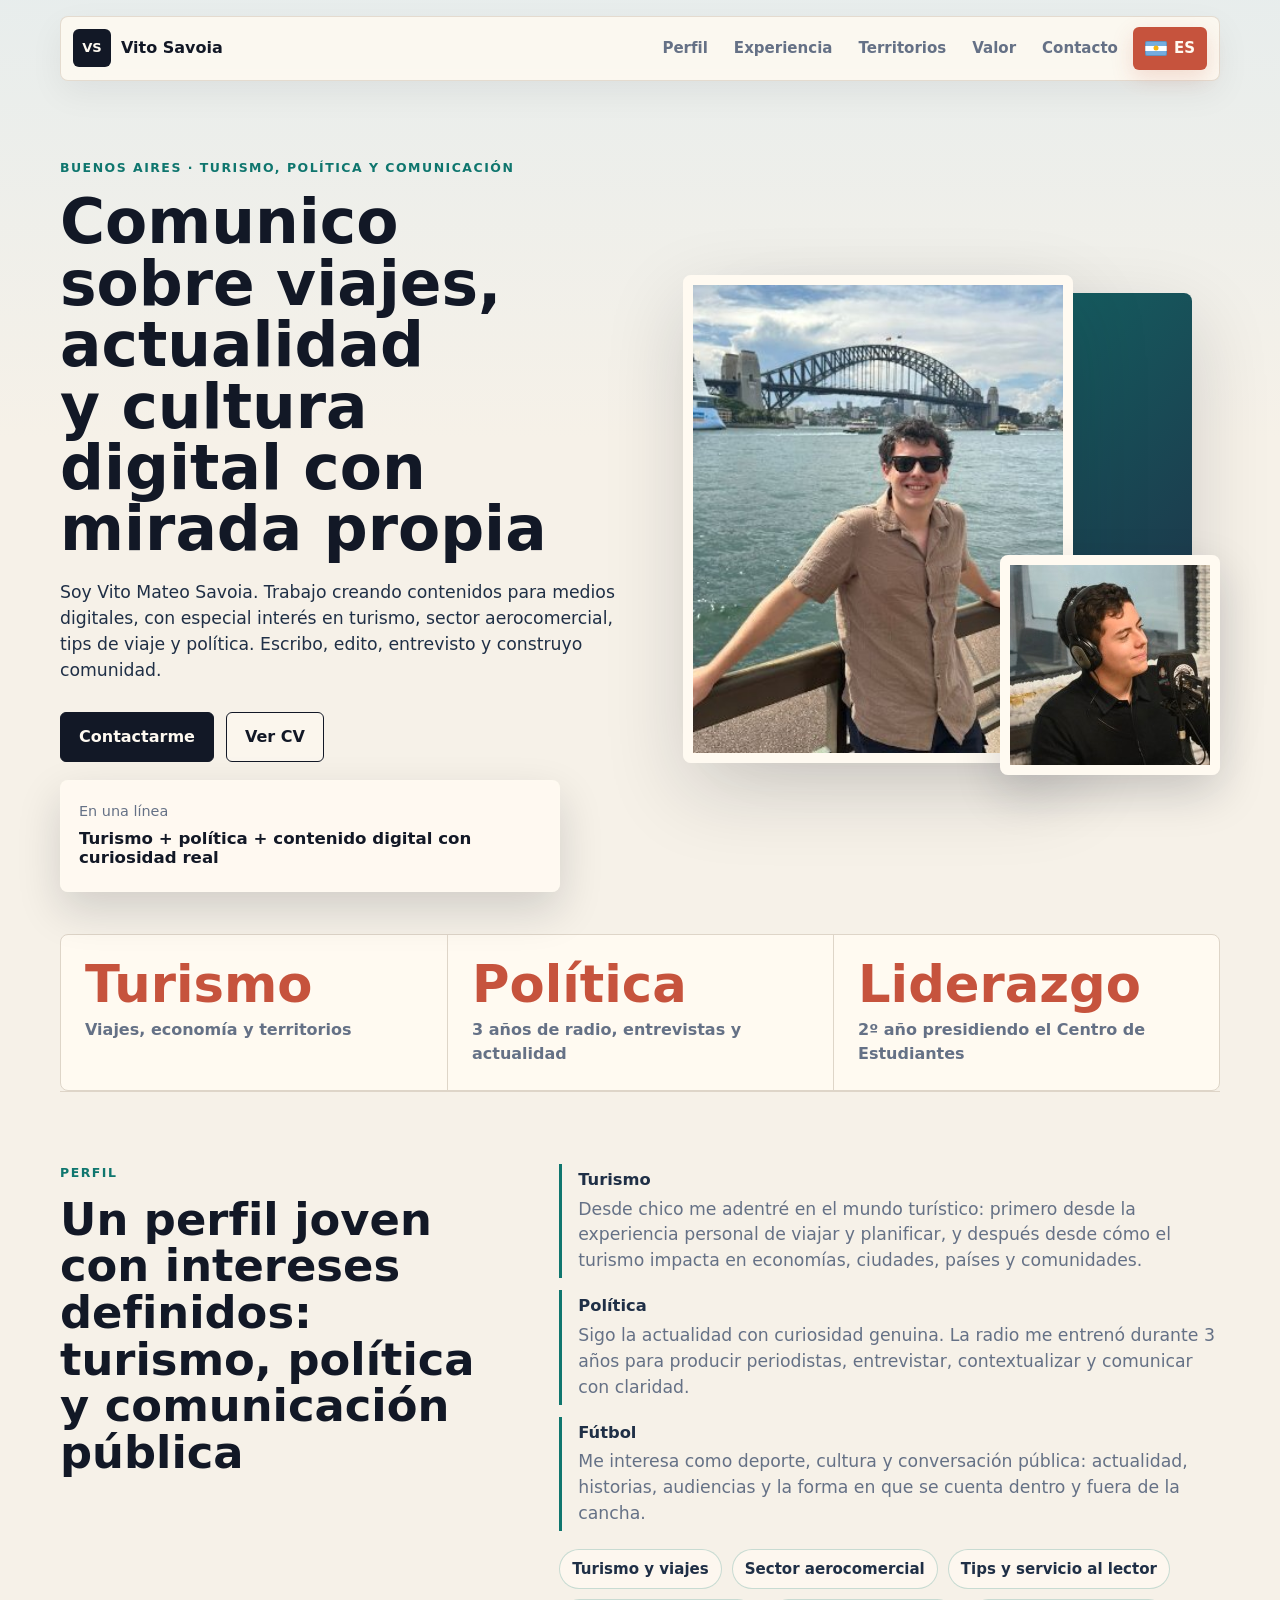
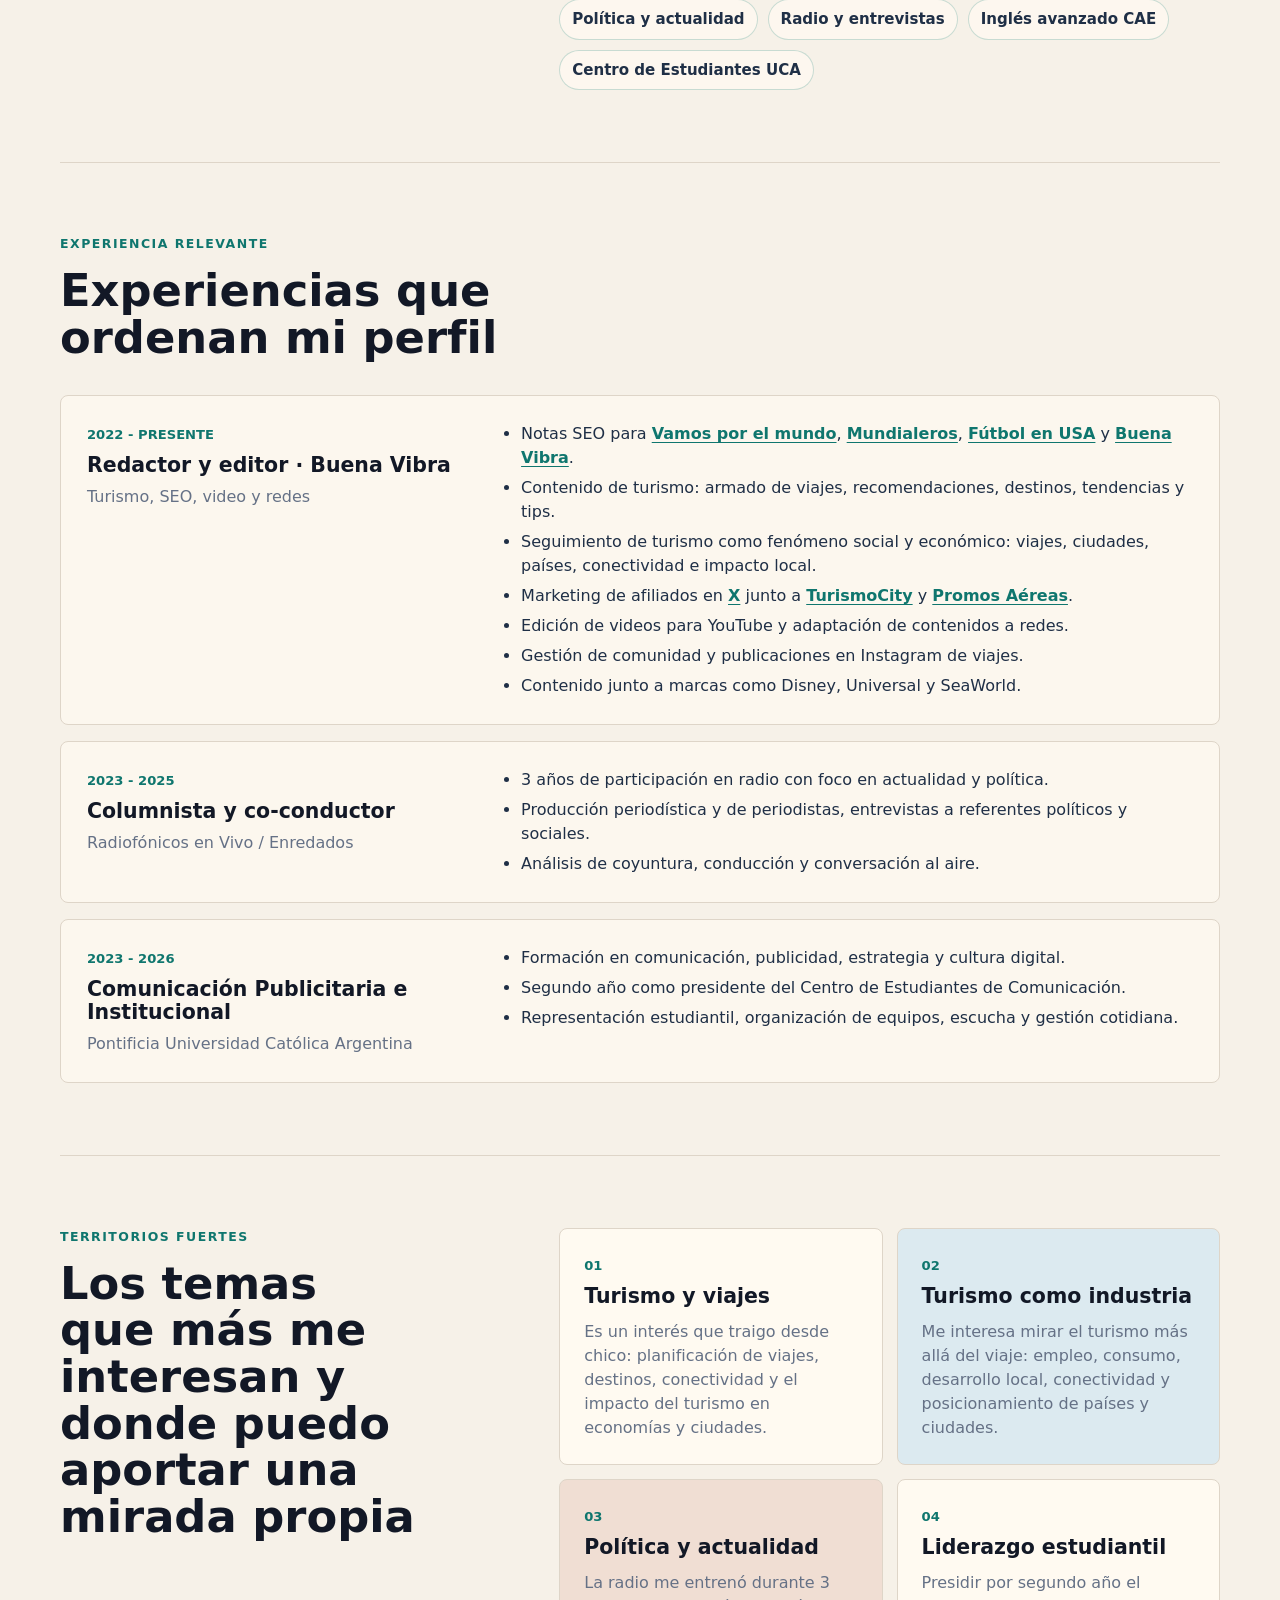
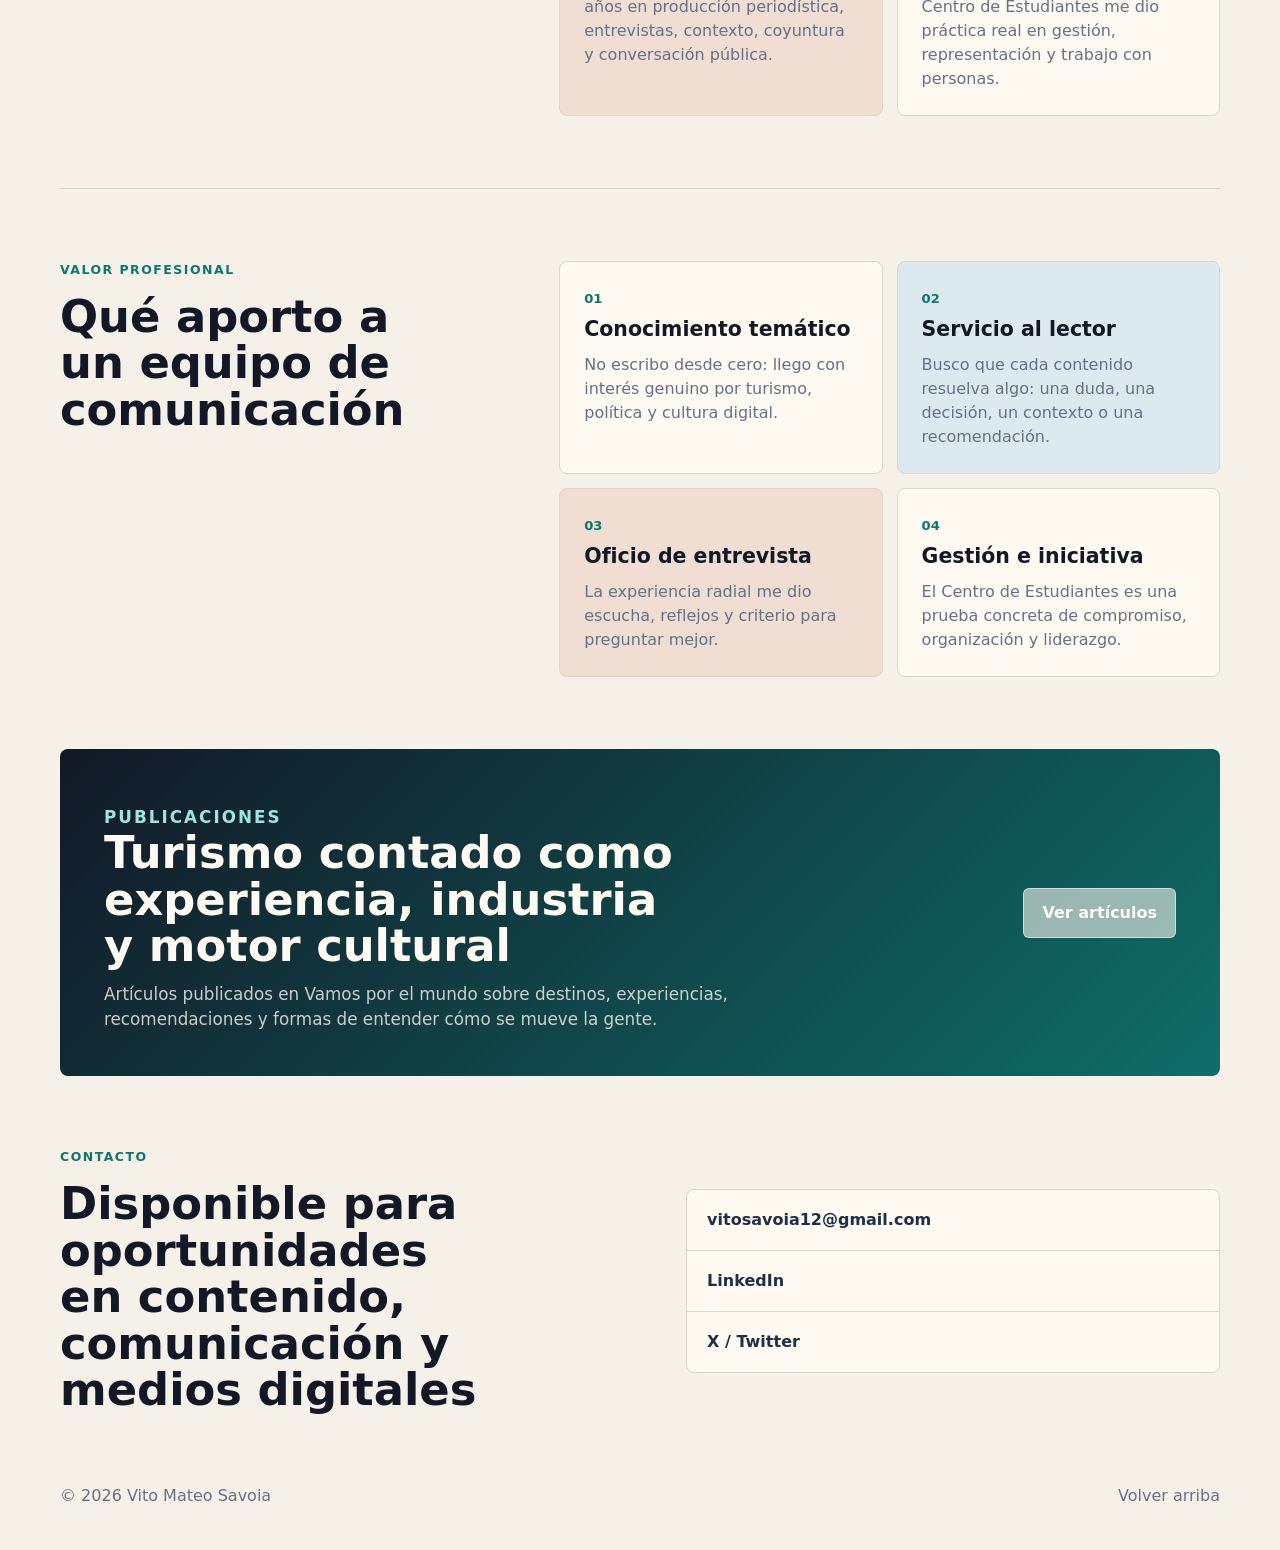
<file: index.html>
<!doctype html>
<html lang="es">
  <head>
    <!-- Google tag (gtag.js) -->
    <script async src="https://www.googletagmanager.com/gtag/js?id=G-VG8P900X4W"></script>
    <script>
      window.dataLayer = window.dataLayer || [];
      function gtag(){dataLayer.push(arguments);}
      gtag('js', new Date());

      gtag('config', 'G-VG8P900X4W');
    </script>
    <meta charset="utf-8">
    <meta name="viewport" content="width=device-width, initial-scale=1">
    <meta
      name="description"
      content="Vito Mateo Savoia: redactor, editor y estudiante de Comunicación Publicitaria e Institucional. Especializado en turismo, política, contenido SEO, radio y liderazgo estudiantil."
    >
    <meta property="og:title" content="Vito Mateo Savoia | Turismo, política y comunicación digital">
    <meta
      property="og:description"
      content="Perfil profesional de Vito Savoia: turismo, política, redacción SEO, edición, radio y liderazgo estudiantil."
    >
    <meta property="og:type" content="website">
    <title>Vito Mateo Savoia | Turismo, política y comunicación digital</title>
    <link rel="icon" href="favicon.ico" sizes="any">
    <link rel="icon" type="image/png" href="assets/images/favicon.png">
    <link rel="apple-touch-icon" href="assets/images/favicon.png">
    <link rel="stylesheet" href="styles.css">
  </head>
  <body>
    <header class="site-header">
      <a class="brand" href="#inicio" aria-label="Ir al inicio">
        <span class="brand-mark">VS</span>
        <span>Vito Savoia</span>
      </a>
      <button class="menu-toggle" type="button" aria-expanded="false" aria-controls="site-nav">
        <span></span>
        <span></span>
        <span></span>
      </button>
      <nav class="nav" id="site-nav" aria-label="Principal">
        <a href="#perfil">Perfil</a>
        <a href="#experiencia">Experiencia</a>
        <a href="#territorios">Territorios</a>
        <a href="#valor">Valor</a>
        <a href="#contacto">Contacto</a>
        <a class="language-link" href="en.html" aria-label="View site in English">
          <span class="flag flag-ar" aria-hidden="true"></span>
          <span>ES</span>
        </a>
      </nav>
    </header>

    <main id="inicio">
      <section class="hero" aria-labelledby="hero-title">
        <div class="hero-copy">
          <p class="eyebrow">Buenos Aires · Turismo, política y comunicación</p>
          <h1 id="hero-title">Comunico sobre viajes, actualidad y cultura digital con mirada propia</h1>
          <p class="hero-text">
            Soy Vito Mateo Savoia. Trabajo creando contenidos para medios digitales, con especial
            interés en turismo, sector aerocomercial, tips de viaje y política. Escribo, edito,
            entrevisto y construyo comunidad.
          </p>
          <div class="hero-actions" aria-label="Acciones principales">
            <a class="button primary" href="mailto:vitosavoia12@gmail.com">Contactarme</a>
            <a class="button secondary" href="CV%20Vito%20Savoia.pdf">Ver CV</a>
          </div>
          <div class="signal-card">
            <span>En una línea</span>
            <strong>Turismo + política + contenido digital con curiosidad real</strong>
          </div>
        </div>

        <div class="hero-media" aria-label="Fotos de Vito Savoia">
          <img
            class="portrait-main"
            src="assets/images/vito-savoia-sydney.jpg"
            alt="Vito Savoia sonriendo frente al puerto de Sydney"
          >
          <img
            class="portrait-secondary"
            src="assets/images/vito-savoia-radio.jpg"
            alt="Vito Savoia en un estudio de radio"
          >
        </div>
      </section>

      <section class="stats-band" aria-label="Resumen profesional">
        <article>
          <strong>Turismo</strong>
          <span>Viajes, economía y territorios</span>
        </article>
        <article>
          <strong>Política</strong>
          <span>3 años de radio, entrevistas y actualidad</span>
        </article>
        <article>
          <strong>Liderazgo</strong>
          <span>2º año presidiendo el Centro de Estudiantes</span>
        </article>
      </section>

      <section class="section profile-section" id="perfil">
        <div class="section-heading">
          <p class="eyebrow">Perfil</p>
          <h2>Un perfil joven con intereses definidos: turismo, política y comunicación pública</h2>
        </div>
        <div class="profile-copy compact-copy">
          <div class="interest-list" aria-label="Intereses principales">
            <article>
              <h3>Turismo</h3>
              <p>Desde chico me adentré en el mundo turístico: primero desde la experiencia personal de viajar y planificar, y después desde cómo el turismo impacta en economías, ciudades, países y comunidades.</p>
            </article>
            <article>
              <h3>Política</h3>
              <p>Sigo la actualidad con curiosidad genuina. La radio me entrenó durante 3 años para producir periodistas, entrevistar, contextualizar y comunicar con claridad.</p>
            </article>
            <article>
              <h3>Fútbol</h3>
              <p>Me interesa como deporte, cultura y conversación pública: actualidad, historias, audiencias y la forma en que se cuenta dentro y fuera de la cancha.</p>
            </article>
          </div>
          <div class="proof-list" aria-label="Señales principales para reclutadores">
            <span>Turismo y viajes</span>
            <span>Sector aerocomercial</span>
            <span>Tips y servicio al lector</span>
            <span>Política y actualidad</span>
            <span>Radio y entrevistas</span>
            <span>Inglés avanzado CAE</span>
            <span>Centro de Estudiantes UCA</span>
          </div>
        </div>
      </section>

      <section class="section experience-section" id="experiencia">
        <div class="section-heading compact">
          <p class="eyebrow">Experiencia relevante</p>
          <h2>Experiencias que ordenan mi perfil</h2>
        </div>

        <div class="timeline">
          <article class="timeline-item">
            <div class="timeline-meta">
              <span>2022 - presente</span>
              <h3>Redactor y editor · Buena Vibra</h3>
              <p>Turismo, SEO, video y redes</p>
            </div>
            <div class="timeline-body">
              <ul>
                <li>
                  Notas SEO para
                  <a href="https://vamosporelmundo.com/" target="_blank" rel="noreferrer">Vamos por el mundo</a>,
                  <a href="https://mundialeros.com/" target="_blank" rel="noreferrer">Mundialeros</a>,
                  <a href="https://futbolenusa.com/" target="_blank" rel="noreferrer">Fútbol en USA</a>
                  y <a href="https://buenavibra.es/" target="_blank" rel="noreferrer">Buena Vibra</a>.
                </li>
                <li>Contenido de turismo: armado de viajes, recomendaciones, destinos, tendencias y tips.</li>
                <li>Seguimiento de turismo como fenómeno social y económico: viajes, ciudades, países, conectividad e impacto local.</li>
                <li>Marketing de afiliados en <a href="https://x.com/vitosavoia12?lang=es" target="_blank" rel="noreferrer">X</a> junto a <a href="https://www.turismocity.com.ar/" target="_blank" rel="noreferrer">TurismoCity</a> y <a href="https://promociones-aereas.com.ar/" target="_blank" rel="noreferrer">Promos Aéreas</a>.</li>
                <li>Edición de videos para YouTube y adaptación de contenidos a redes.</li>
                <li>Gestión de comunidad y publicaciones en Instagram de viajes.</li>
                <li>Contenido junto a marcas como Disney, Universal y SeaWorld.</li>
              </ul>
            </div>
          </article>

          <article class="timeline-item">
            <div class="timeline-meta">
              <span>2023 - 2025</span>
              <h3>Columnista y co-conductor</h3>
              <p>Radiofónicos en Vivo / Enredados</p>
            </div>
            <div class="timeline-body">
              <ul>
                <li>3 años de participación en radio con foco en actualidad y política.</li>
                <li>Producción periodística y de periodistas, entrevistas a referentes políticos y sociales.</li>
                <li>Análisis de coyuntura, conducción y conversación al aire.</li>
              </ul>
            </div>
          </article>

          <article class="timeline-item">
            <div class="timeline-meta">
              <span>2023 - 2026</span>
              <h3>Comunicación Publicitaria e Institucional</h3>
              <p>Pontificia Universidad Católica Argentina</p>
            </div>
            <div class="timeline-body">
              <ul>
                <li>Formación en comunicación, publicidad, estrategia y cultura digital.</li>
                <li>Segundo año como presidente del Centro de Estudiantes de Comunicación.</li>
                <li>Representación estudiantil, organización de equipos, escucha y gestión cotidiana.</li>
              </ul>
            </div>
          </article>
        </div>
      </section>

      <section class="section focus-section" id="territorios">
        <div class="section-heading">
          <p class="eyebrow">Territorios fuertes</p>
          <h2>Los temas que más me interesan y donde puedo aportar una mirada propia</h2>
        </div>
        <div class="focus-grid">
          <article>
            <span>01</span>
            <h3>Turismo y viajes</h3>
            <p>Es un interés que traigo desde chico: planificación de viajes, destinos, conectividad y el impacto del turismo en economías y ciudades.</p>
          </article>
          <article>
            <span>02</span>
            <h3>Turismo como industria</h3>
            <p>Me interesa mirar el turismo más allá del viaje: empleo, consumo, desarrollo local, conectividad y posicionamiento de países y ciudades.</p>
          </article>
          <article>
            <span>03</span>
            <h3>Política y actualidad</h3>
            <p>La radio me entrenó durante 3 años en producción periodística, entrevistas, contexto, coyuntura y conversación pública.</p>
          </article>
          <article>
            <span>04</span>
            <h3>Liderazgo estudiantil</h3>
            <p>Presidir por segundo año el Centro de Estudiantes me dio práctica real en gestión, representación y trabajo con personas.</p>
          </article>
        </div>
      </section>

      <section class="section focus-section" id="valor">
        <div class="section-heading">
          <p class="eyebrow">Valor profesional</p>
          <h2>Qué aporto a un equipo de comunicación</h2>
        </div>
        <div class="focus-grid">
          <article>
            <span>01</span>
            <h3>Conocimiento temático</h3>
            <p>No escribo desde cero: llego con interés genuino por turismo, política y cultura digital.</p>
          </article>
          <article>
            <span>02</span>
            <h3>Servicio al lector</h3>
            <p>Busco que cada contenido resuelva algo: una duda, una decisión, un contexto o una recomendación.</p>
          </article>
          <article>
            <span>03</span>
            <h3>Oficio de entrevista</h3>
            <p>La experiencia radial me dio escucha, reflejos y criterio para preguntar mejor.</p>
          </article>
          <article>
            <span>04</span>
            <h3>Gestión e iniciativa</h3>
            <p>El Centro de Estudiantes es una prueba concreta de compromiso, organización y liderazgo.</p>
          </article>
        </div>
      </section>

      <section class="writing-section" aria-labelledby="writing-title">
        <div>
          <p class="eyebrow">Publicaciones</p>
          <h2 id="writing-title">Turismo contado como experiencia, industria y motor cultural</h2>
          <p>Artículos publicados en Vamos por el mundo sobre destinos, experiencias, recomendaciones y formas de entender cómo se mueve la gente.</p>
        </div>
        <a class="button secondary light" href="https://vamosporelmundo.com/" target="_blank" rel="noreferrer">
          Ver artículos
        </a>
      </section>

      <section class="contact-section" id="contacto" aria-labelledby="contact-title">
        <div>
          <p class="eyebrow">Contacto</p>
          <h2 id="contact-title">Disponible para oportunidades en contenido, comunicación y medios digitales</h2>
        </div>
        <div class="contact-panel">
          <a href="mailto:vitosavoia12@gmail.com">vitosavoia12@gmail.com</a>
          <a href="https://ar.linkedin.com/in/vito-savoia-7b7443228" target="_blank" rel="noreferrer">LinkedIn</a>
          <a href="https://x.com/vitosavoia12?lang=es" target="_blank" rel="noreferrer">X / Twitter</a>
        </div>
      </section>
    </main>

    <footer class="footer">
      <p>© <span id="year"></span> Vito Mateo Savoia</p>
      <a href="#inicio">Volver arriba</a>
    </footer>

    <script src="script.js"></script>
  </body>
</html>
</file>
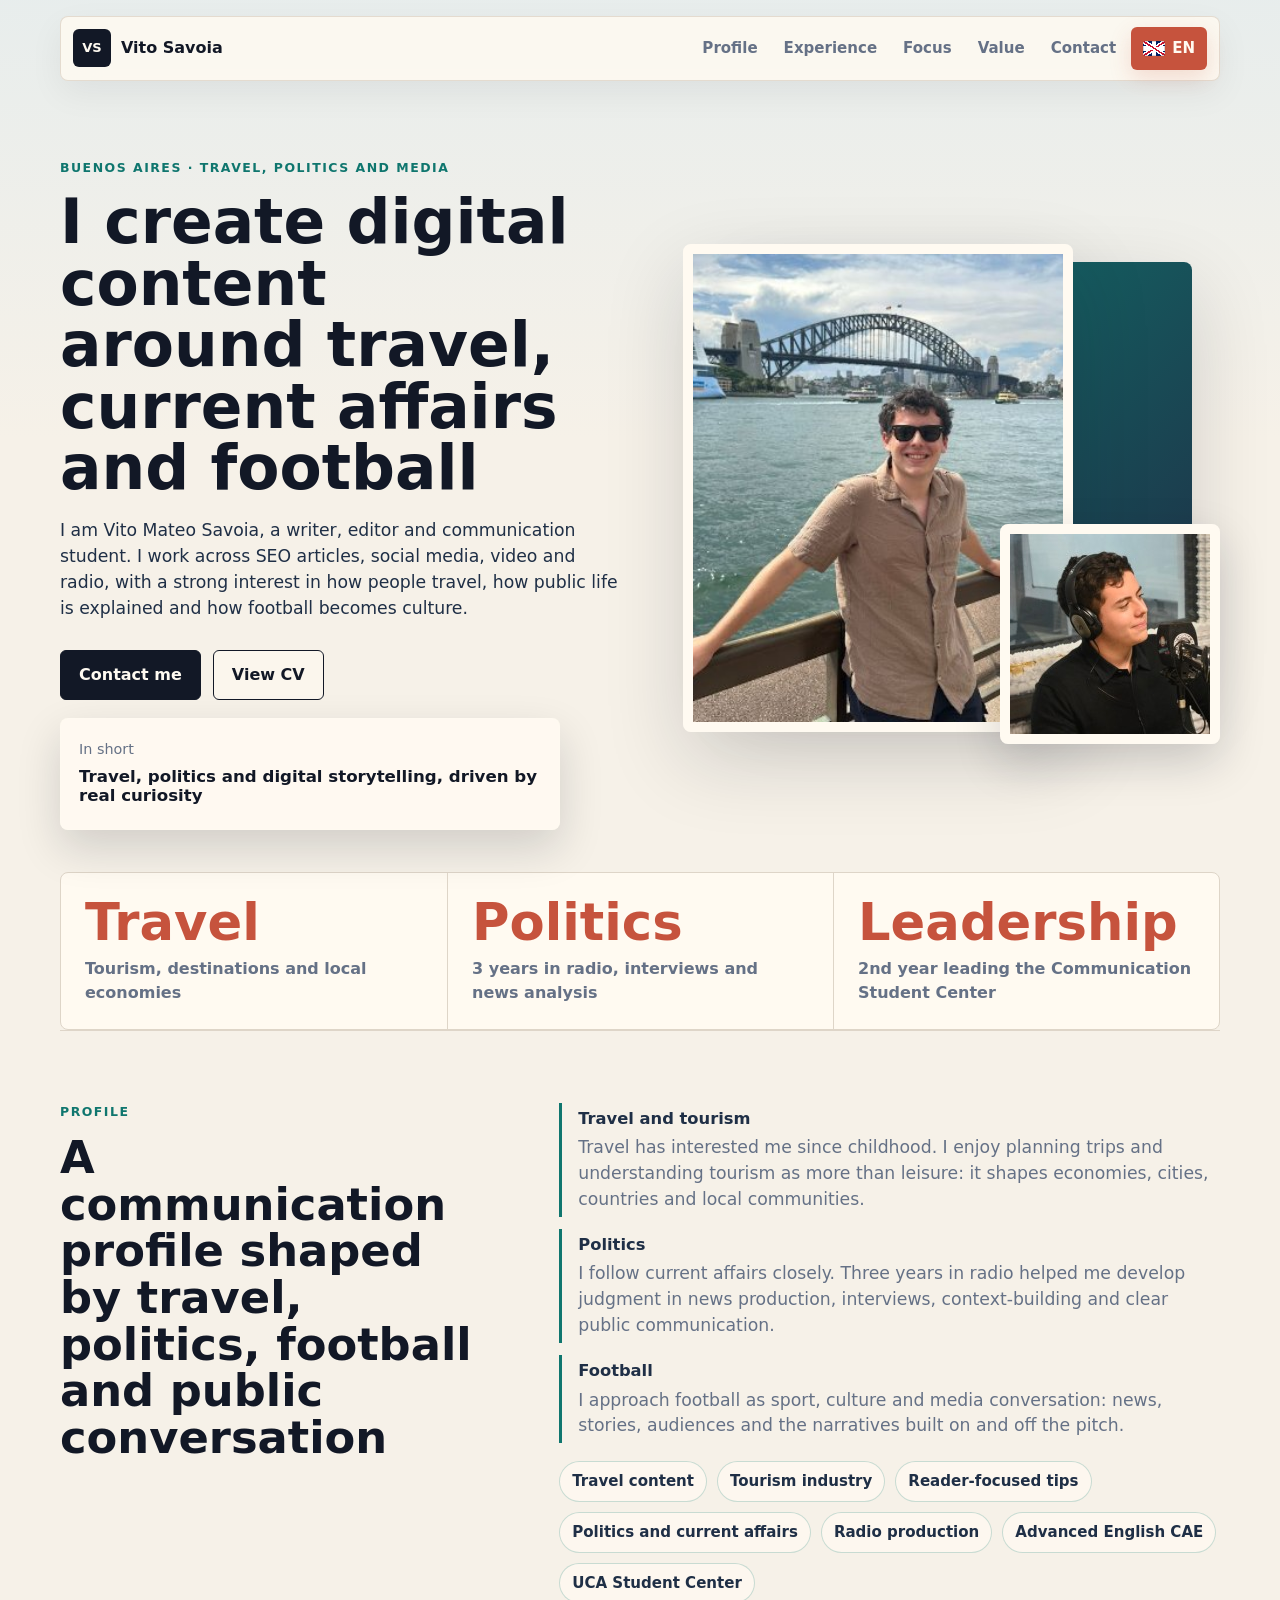
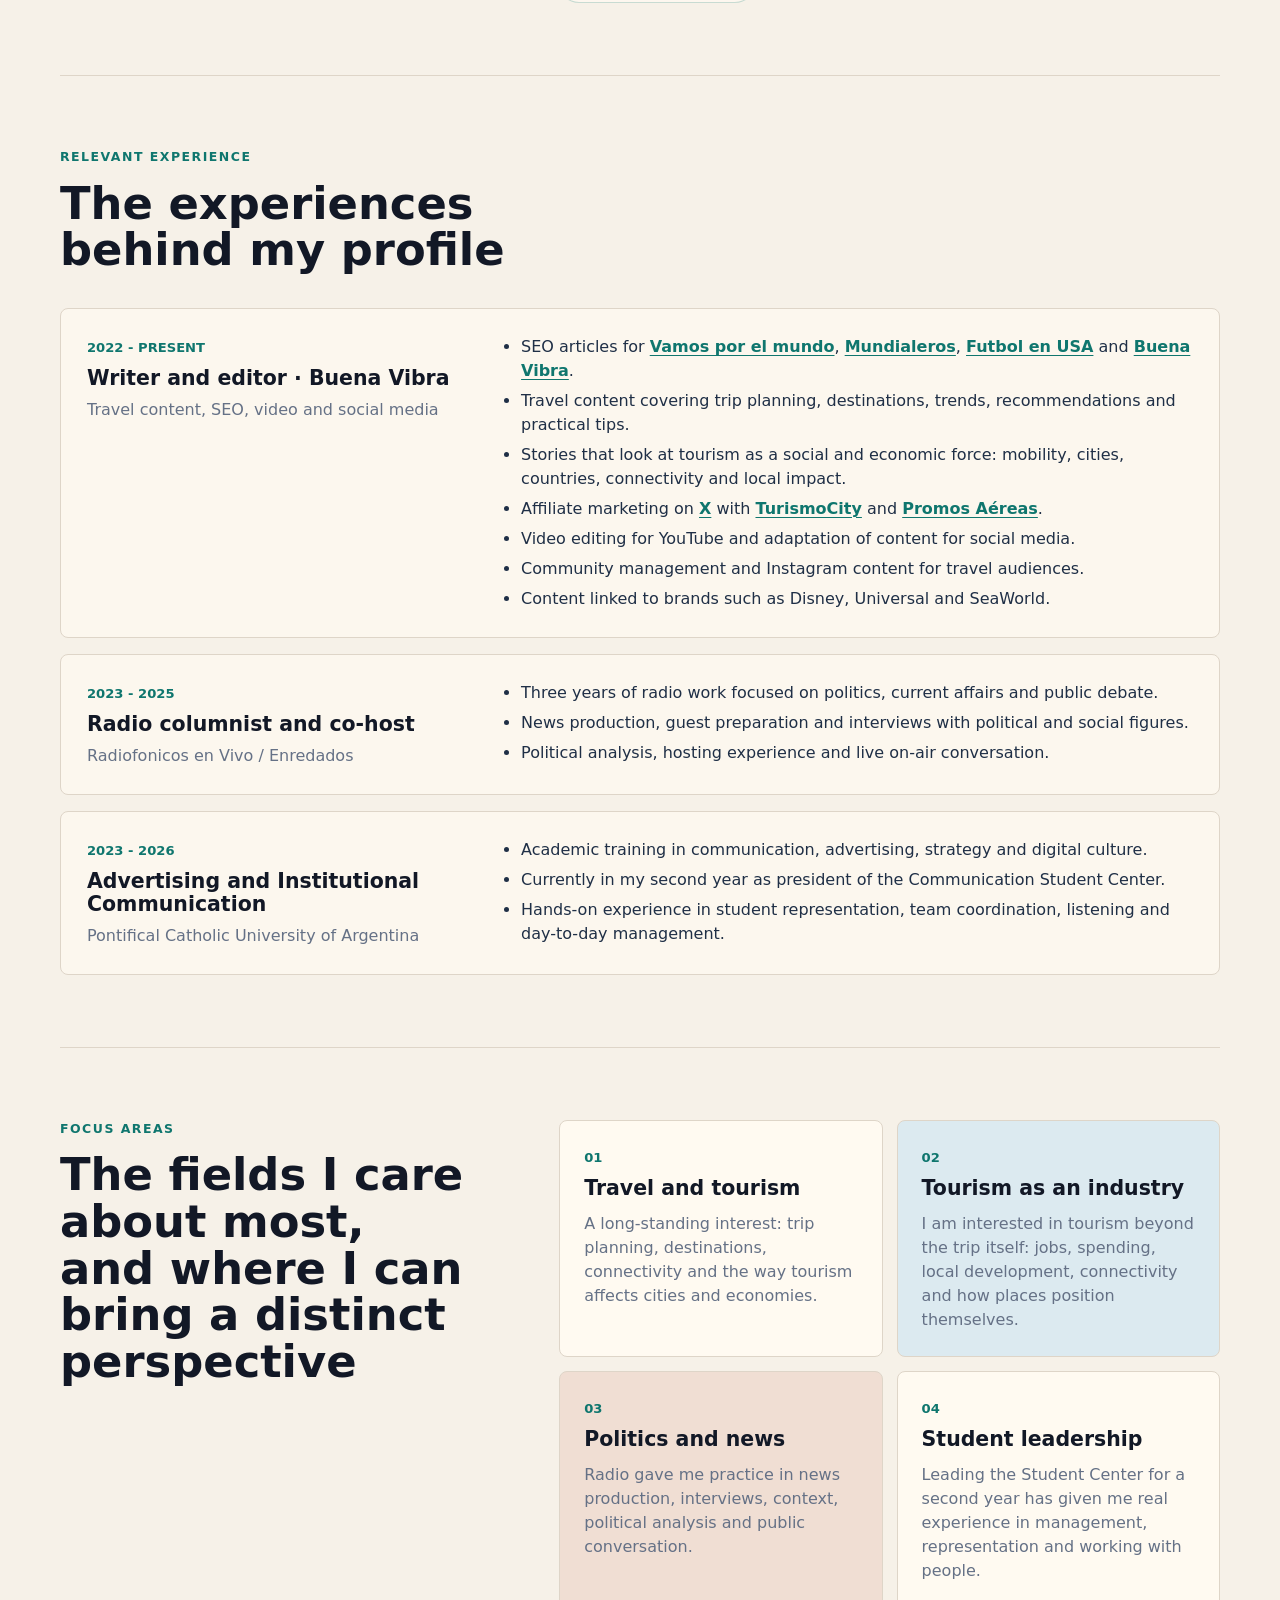
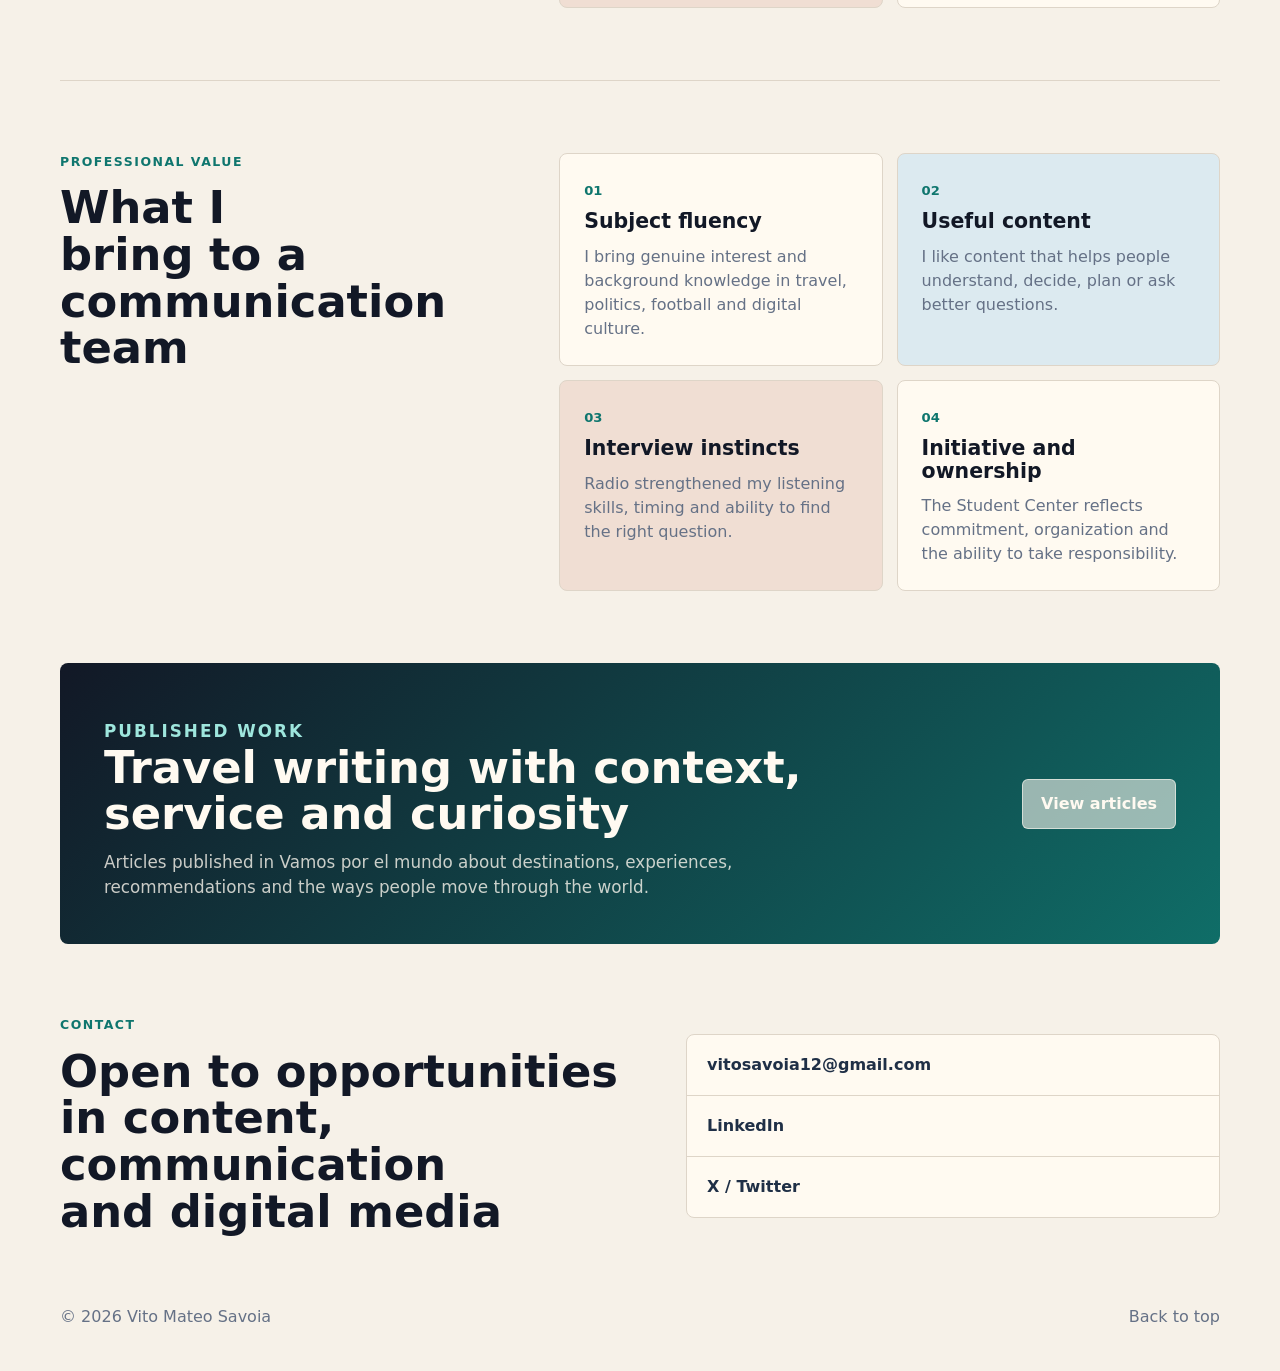
<file: en.html>
<!doctype html>
<html lang="en">
  <head>
    <!-- Google tag (gtag.js) -->
    <script async src="https://www.googletagmanager.com/gtag/js?id=G-VG8P900X4W"></script>
    <script>
      window.dataLayer = window.dataLayer || [];
      function gtag(){dataLayer.push(arguments);}
      gtag('js', new Date());

      gtag('config', 'G-VG8P900X4W');
    </script>
    <meta charset="utf-8">
    <meta name="viewport" content="width=device-width, initial-scale=1">
    <meta
      name="description"
      content="Vito Mateo Savoia: writer, editor and communication student focused on travel, politics, football, SEO content, radio and student leadership."
    >
    <meta property="og:title" content="Vito Mateo Savoia | Travel, politics and digital media">
    <meta
      property="og:description"
      content="Professional profile of Vito Savoia: travel writing, politics, football, SEO content, radio production and student leadership."
    >
    <meta property="og:type" content="website">
    <title>Vito Mateo Savoia | Travel, politics and digital media</title>
    <link rel="icon" href="favicon.ico" sizes="any">
    <link rel="icon" type="image/png" href="assets/images/favicon.png">
    <link rel="apple-touch-icon" href="assets/images/favicon.png">
    <link rel="stylesheet" href="styles.css">
  </head>
  <body>
    <header class="site-header">
      <a class="brand" href="#home" aria-label="Go to top">
        <span class="brand-mark">VS</span>
        <span>Vito Savoia</span>
      </a>
      <button class="menu-toggle" type="button" aria-expanded="false" aria-controls="site-nav">
        <span></span>
        <span></span>
        <span></span>
      </button>
      <nav class="nav" id="site-nav" aria-label="Main">
        <a href="#profile">Profile</a>
        <a href="#experience">Experience</a>
        <a href="#territories">Focus</a>
        <a href="#value">Value</a>
        <a href="#contact">Contact</a>
        <a class="language-link" href="index.html" aria-label="View site in Spanish">
          <span class="flag flag-uk" aria-hidden="true"></span>
          <span>EN</span>
        </a>
      </nav>
    </header>

    <main id="home">
      <section class="hero" aria-labelledby="hero-title">
        <div class="hero-copy">
          <p class="eyebrow">Buenos Aires · Travel, politics and media</p>
          <h1 id="hero-title">I create digital content around travel, current affairs and football</h1>
          <p class="hero-text">
            I am Vito Mateo Savoia, a writer, editor and communication student. I work across SEO
            articles, social media, video and radio, with a strong interest in how people travel,
            how public life is explained and how football becomes culture.
          </p>
          <div class="hero-actions" aria-label="Main actions">
            <a class="button primary" href="mailto:vitosavoia12@gmail.com">Contact me</a>
            <a class="button secondary" href="CV%20Vito%20Savoia.pdf">View CV</a>
          </div>
          <div class="signal-card">
            <span>In short</span>
            <strong>Travel, politics and digital storytelling, driven by real curiosity</strong>
          </div>
        </div>

        <div class="hero-media" aria-label="Photos of Vito Savoia">
          <img
            class="portrait-main"
            src="assets/images/vito-savoia-sydney.jpg"
            alt="Vito Savoia smiling in front of Sydney Harbour"
          >
          <img
            class="portrait-secondary"
            src="assets/images/vito-savoia-radio.jpg"
            alt="Vito Savoia in a radio studio"
          >
        </div>
      </section>

      <section class="stats-band" aria-label="Professional summary">
        <article>
          <strong>Travel</strong>
          <span>Tourism, destinations and local economies</span>
        </article>
        <article>
          <strong>Politics</strong>
          <span>3 years in radio, interviews and news analysis</span>
        </article>
        <article>
          <strong>Leadership</strong>
          <span>2nd year leading the Communication Student Center</span>
        </article>
      </section>

      <section class="section profile-section" id="profile">
        <div class="section-heading">
          <p class="eyebrow">Profile</p>
          <h2>A communication profile shaped by travel, politics, football and public conversation</h2>
        </div>
        <div class="profile-copy compact-copy">
          <div class="interest-list" aria-label="Main interests">
            <article>
              <h3>Travel and tourism</h3>
              <p>Travel has interested me since childhood. I enjoy planning trips and understanding tourism as more than leisure: it shapes economies, cities, countries and local communities.</p>
            </article>
            <article>
              <h3>Politics</h3>
              <p>I follow current affairs closely. Three years in radio helped me develop judgment in news production, interviews, context-building and clear public communication.</p>
            </article>
            <article>
              <h3>Football</h3>
              <p>I approach football as sport, culture and media conversation: news, stories, audiences and the narratives built on and off the pitch.</p>
            </article>
          </div>
          <div class="proof-list" aria-label="Main professional signals">
            <span>Travel content</span>
            <span>Tourism industry</span>
            <span>Reader-focused tips</span>
            <span>Politics and current affairs</span>
            <span>Radio production</span>
            <span>Advanced English CAE</span>
            <span>UCA Student Center</span>
          </div>
        </div>
      </section>

      <section class="section experience-section" id="experience">
        <div class="section-heading compact">
          <p class="eyebrow">Relevant Experience</p>
          <h2>The experiences behind my profile</h2>
        </div>

        <div class="timeline">
          <article class="timeline-item">
            <div class="timeline-meta">
              <span>2022 - present</span>
              <h3>Writer and editor · Buena Vibra</h3>
              <p>Travel content, SEO, video and social media</p>
            </div>
            <div class="timeline-body">
              <ul>
                <li>
                  SEO articles for
                  <a href="https://vamosporelmundo.com/" target="_blank" rel="noreferrer">Vamos por el mundo</a>,
                  <a href="https://mundialeros.com/" target="_blank" rel="noreferrer">Mundialeros</a>,
                  <a href="https://futbolenusa.com/" target="_blank" rel="noreferrer">Futbol en USA</a>
                  and <a href="https://buenavibra.es/" target="_blank" rel="noreferrer">Buena Vibra</a>.
                </li>
                <li>Travel content covering trip planning, destinations, trends, recommendations and practical tips.</li>
                <li>Stories that look at tourism as a social and economic force: mobility, cities, countries, connectivity and local impact.</li>
                <li>Affiliate marketing on <a href="https://x.com/vitosavoia12?lang=es" target="_blank" rel="noreferrer">X</a> with <a href="https://www.turismocity.com.ar/" target="_blank" rel="noreferrer">TurismoCity</a> and <a href="https://promociones-aereas.com.ar/" target="_blank" rel="noreferrer">Promos Aéreas</a>.</li>
                <li>Video editing for YouTube and adaptation of content for social media.</li>
                <li>Community management and Instagram content for travel audiences.</li>
                <li>Content linked to brands such as Disney, Universal and SeaWorld.</li>
              </ul>
            </div>
          </article>

          <article class="timeline-item">
            <div class="timeline-meta">
              <span>2023 - 2025</span>
              <h3>Radio columnist and co-host</h3>
              <p>Radiofonicos en Vivo / Enredados</p>
            </div>
            <div class="timeline-body">
              <ul>
                <li>Three years of radio work focused on politics, current affairs and public debate.</li>
                <li>News production, guest preparation and interviews with political and social figures.</li>
                <li>Political analysis, hosting experience and live on-air conversation.</li>
              </ul>
            </div>
          </article>

          <article class="timeline-item">
            <div class="timeline-meta">
              <span>2023 - 2026</span>
              <h3>Advertising and Institutional Communication</h3>
              <p>Pontifical Catholic University of Argentina</p>
            </div>
            <div class="timeline-body">
              <ul>
                <li>Academic training in communication, advertising, strategy and digital culture.</li>
                <li>Currently in my second year as president of the Communication Student Center.</li>
                <li>Hands-on experience in student representation, team coordination, listening and day-to-day management.</li>
              </ul>
            </div>
          </article>
        </div>
      </section>

      <section class="section focus-section" id="territories">
        <div class="section-heading">
          <p class="eyebrow">Focus Areas</p>
          <h2>The fields I care about most, and where I can bring a distinct perspective</h2>
        </div>
        <div class="focus-grid">
          <article>
            <span>01</span>
            <h3>Travel and tourism</h3>
            <p>A long-standing interest: trip planning, destinations, connectivity and the way tourism affects cities and economies.</p>
          </article>
          <article>
            <span>02</span>
            <h3>Tourism as an industry</h3>
            <p>I am interested in tourism beyond the trip itself: jobs, spending, local development, connectivity and how places position themselves.</p>
          </article>
          <article>
            <span>03</span>
            <h3>Politics and news</h3>
            <p>Radio gave me practice in news production, interviews, context, political analysis and public conversation.</p>
          </article>
          <article>
            <span>04</span>
            <h3>Student leadership</h3>
            <p>Leading the Student Center for a second year has given me real experience in management, representation and working with people.</p>
          </article>
        </div>
      </section>

      <section class="section focus-section" id="value">
        <div class="section-heading">
          <p class="eyebrow">Professional Value</p>
          <h2>What I bring to a communication team</h2>
        </div>
        <div class="focus-grid">
          <article>
            <span>01</span>
            <h3>Subject fluency</h3>
            <p>I bring genuine interest and background knowledge in travel, politics, football and digital culture.</p>
          </article>
          <article>
            <span>02</span>
            <h3>Useful content</h3>
            <p>I like content that helps people understand, decide, plan or ask better questions.</p>
          </article>
          <article>
            <span>03</span>
            <h3>Interview instincts</h3>
            <p>Radio strengthened my listening skills, timing and ability to find the right question.</p>
          </article>
          <article>
            <span>04</span>
            <h3>Initiative and ownership</h3>
            <p>The Student Center reflects commitment, organization and the ability to take responsibility.</p>
          </article>
        </div>
      </section>

      <section class="writing-section" aria-labelledby="writing-title">
        <div>
          <p class="eyebrow">Published Work</p>
          <h2 id="writing-title">Travel writing with context, service and curiosity</h2>
          <p>Articles published in Vamos por el mundo about destinations, experiences, recommendations and the ways people move through the world.</p>
        </div>
        <a class="button secondary light" href="https://vamosporelmundo.com/" target="_blank" rel="noreferrer">
          View articles
        </a>
      </section>

      <section class="contact-section" id="contact" aria-labelledby="contact-title">
        <div>
          <p class="eyebrow">Contact</p>
          <h2 id="contact-title">Open to opportunities in content, communication and digital media</h2>
        </div>
        <div class="contact-panel">
          <a href="mailto:vitosavoia12@gmail.com">vitosavoia12@gmail.com</a>
          <a href="https://ar.linkedin.com/in/vito-savoia-7b7443228" target="_blank" rel="noreferrer">LinkedIn</a>
          <a href="https://x.com/vitosavoia12?lang=es" target="_blank" rel="noreferrer">X / Twitter</a>
        </div>
      </section>
    </main>

    <footer class="footer">
      <p>© <span id="year"></span> Vito Mateo Savoia</p>
      <a href="#home">Back to top</a>
    </footer>

    <script src="script.js"></script>
  </body>
</html>
</file>
<file: styles.css>
:root {
  --ink: #121826;
  --navy: #1f2f46;
  --muted: #657186;
  --paper: #f6f1e8;
  --cream: #fffaf1;
  --line: #ded5c8;
  --teal: #0f766e;
  --coral: #c6533d;
  --gold: #c8922f;
  --sky: #dceaf0;
  --shadow: 0 28px 80px rgba(18, 24, 38, 0.16);
}

* {
  box-sizing: border-box;
}

html {
  scroll-behavior: smooth;
}

body {
  margin: 0;
  background:
    linear-gradient(180deg, rgba(220, 234, 240, 0.55), rgba(246, 241, 232, 0) 440px),
    var(--paper);
  color: var(--ink);
  font-family: Inter, ui-sans-serif, system-ui, -apple-system, BlinkMacSystemFont, "Segoe UI", sans-serif;
  line-height: 1.5;
}

body.nav-open {
  overflow: hidden;
}

a {
  color: inherit;
  text-decoration: none;
}

img {
  display: block;
  max-width: 100%;
}

.site-header {
  position: sticky;
  top: 0;
  z-index: 20;
  display: flex;
  width: min(1160px, calc(100% - 32px));
  align-items: center;
  justify-content: space-between;
  gap: 22px;
  margin: 16px auto 0;
  border: 1px solid rgba(222, 213, 200, 0.82);
  border-radius: 8px;
  padding: 10px 12px;
  background: rgba(255, 250, 241, 0.82);
  backdrop-filter: blur(18px);
  box-shadow: 0 12px 34px rgba(18, 24, 38, 0.06);
}

.brand,
.nav,
.hero-actions,
.contact-panel {
  display: flex;
  align-items: center;
}

.brand {
  gap: 10px;
  font-weight: 850;
}

.brand-mark {
  display: grid;
  width: 38px;
  height: 38px;
  place-items: center;
  border-radius: 6px;
  background: var(--ink);
  color: var(--cream);
  font-size: 0.82rem;
}

.nav {
  gap: 4px;
}

.nav a {
  border-radius: 6px;
  padding: 9px 11px;
  color: var(--muted);
  font-size: 0.94rem;
  font-weight: 760;
}

.nav a:hover,
.nav a:focus-visible {
  background: rgba(15, 118, 110, 0.1);
  color: var(--ink);
  outline: none;
}

.language-link {
  display: inline-flex;
  align-items: center;
  gap: 7px;
  border: 1px solid rgba(198, 83, 61, 0.28);
  background: var(--coral) !important;
  color: var(--cream) !important;
  box-shadow: 0 8px 22px rgba(198, 83, 61, 0.18);
}

.language-link:hover,
.language-link:focus-visible {
  background: var(--ink) !important;
  color: var(--cream) !important;
}

.flag {
  display: inline-block;
  width: 22px;
  height: 15px;
  flex: 0 0 auto;
  overflow: hidden;
  border-radius: 2px;
  box-shadow: inset 0 0 0 1px rgba(18, 24, 38, 0.18);
}

.flag-uk {
  background:
    linear-gradient(33deg, transparent 42%, #fff 42%, #fff 48%, #c8102e 48%, #c8102e 54%, #fff 54%, #fff 60%, transparent 60%),
    linear-gradient(147deg, transparent 42%, #fff 42%, #fff 48%, #c8102e 48%, #c8102e 54%, #fff 54%, #fff 60%, transparent 60%),
    linear-gradient(90deg, transparent 42%, #fff 42%, #fff 58%, transparent 58%),
    linear-gradient(0deg, transparent 35%, #fff 35%, #fff 65%, transparent 65%),
    linear-gradient(90deg, transparent 46%, #c8102e 46%, #c8102e 54%, transparent 54%),
    linear-gradient(0deg, transparent 42%, #c8102e 42%, #c8102e 58%, transparent 58%),
    #012169;
}

.flag-ar {
  position: relative;
  background: linear-gradient(180deg, #74acdf 0 33.33%, #fff 33.33% 66.66%, #74acdf 66.66% 100%);
}

.flag-ar::after {
  content: "";
  position: absolute;
  top: 50%;
  left: 50%;
  width: 5px;
  height: 5px;
  border-radius: 50%;
  background: #f6b40e;
  transform: translate(-50%, -50%);
}

.menu-toggle {
  display: none;
  width: 42px;
  height: 42px;
  border: 1px solid var(--line);
  border-radius: 6px;
  background: var(--cream);
  padding: 10px;
}

.menu-toggle span {
  display: block;
  height: 2px;
  margin: 5px 0;
  background: var(--ink);
}

.hero,
.stats-band,
.section,
.writing-section,
.contact-section,
.footer {
  width: min(1160px, calc(100% - 32px));
  margin-inline: auto;
}

.hero {
  display: grid;
  grid-template-columns: minmax(0, 1.02fr) minmax(340px, 0.98fr);
  gap: clamp(32px, 5vw, 76px);
  align-items: center;
  min-height: min(640px, calc(100vh - 92px));
  padding: clamp(42px, 7vw, 78px) 0 42px;
}

.hero-copy {
  max-width: 740px;
}

.eyebrow {
  margin: 0 0 14px;
  color: var(--teal);
  font-size: 0.78rem;
  font-weight: 850;
  letter-spacing: 0.12em;
  text-transform: uppercase;
}

h1,
h2,
h3,
p {
  overflow-wrap: anywhere;
}

h1 {
  max-width: 760px;
  margin: 0;
  font-size: clamp(2.55rem, 4.8vw, 4.9rem);
  line-height: 1;
  letter-spacing: 0;
  text-wrap: balance;
}

.hero-text {
  max-width: 620px;
  margin: 20px 0 0;
  color: var(--navy);
  font-size: clamp(1.02rem, 1.35vw, 1.17rem);
}

.hero-actions {
  flex-wrap: wrap;
  gap: 12px;
  margin-top: 28px;
}

.button {
  display: inline-flex;
  min-height: 48px;
  align-items: center;
  justify-content: center;
  border: 1px solid var(--ink);
  border-radius: 6px;
  padding: 12px 18px;
  font-weight: 850;
  transition: transform 160ms ease, background 160ms ease, color 160ms ease;
}

.button.primary {
  background: var(--ink);
  color: var(--cream);
}

.button.secondary {
  background: rgba(255, 250, 241, 0.58);
}

.button.light {
  border-color: rgba(255, 250, 241, 0.58);
  color: var(--cream);
}

.button:hover,
.button:focus-visible {
  transform: translateY(-2px);
  outline: none;
}

.hero-media {
  position: relative;
  min-height: 500px;
}

.hero-media::before {
  content: "";
  position: absolute;
  inset: 18px 28px 64px 66px;
  border-radius: 8px;
  background: linear-gradient(135deg, var(--teal), var(--navy));
  box-shadow: var(--shadow);
}

.portrait-main {
  position: absolute;
  inset: 0 auto auto 0;
  width: min(76%, 390px);
  aspect-ratio: 4 / 5;
  border: 10px solid var(--cream);
  border-radius: 8px;
  object-fit: cover;
  box-shadow: var(--shadow);
}

.portrait-secondary {
  position: absolute;
  right: 0;
  bottom: 0;
  width: min(45%, 220px);
  aspect-ratio: 1;
  border: 10px solid var(--cream);
  border-radius: 8px;
  object-fit: cover;
  box-shadow: 0 18px 46px rgba(18, 24, 38, 0.18);
}

.signal-card {
  width: min(100%, 500px);
  margin-top: 18px;
  border: 1px solid rgba(255, 250, 241, 0.76);
  border-radius: 8px;
  padding: 18px;
  background: rgba(255, 250, 241, 0.92);
  box-shadow: 0 18px 44px rgba(18, 24, 38, 0.16);
}

.signal-card span,
.signal-card p {
  margin: 0;
  color: var(--muted);
  font-size: 0.9rem;
}

.signal-card strong {
  display: block;
  margin: 6px 0;
  font-size: 1.04rem;
  line-height: 1.15;
}

.stats-band {
  display: grid;
  grid-template-columns: repeat(3, 1fr);
  overflow: hidden;
  border: 1px solid var(--line);
  border-radius: 8px;
  background: var(--cream);
}

.stats-band article {
  padding: 24px;
}

.stats-band article + article {
  border-left: 1px solid var(--line);
}

.stats-band strong {
  display: block;
  color: var(--coral);
  font-size: clamp(2rem, 4vw, 3.5rem);
  line-height: 1;
}

.stats-band span {
  display: block;
  margin-top: 8px;
  color: var(--muted);
  font-weight: 730;
}

.section {
  display: grid;
  grid-template-columns: minmax(250px, 0.78fr) minmax(0, 1.22fr);
  gap: clamp(28px, 6vw, 88px);
  padding: 72px 0;
  border-top: 1px solid var(--line);
}

.section-heading h2,
.writing-section h2,
.contact-section h2 {
  margin: 0;
  font-size: clamp(1.9rem, 3.5vw, 3.15rem);
  line-height: 1.04;
  text-wrap: balance;
}

.section-heading.compact {
  max-width: 790px;
  margin-bottom: 34px;
}

.profile-copy {
  display: grid;
  gap: 18px;
  color: var(--navy);
  font-size: 1.08rem;
}

.compact-copy {
  align-content: start;
}

.profile-copy p,
.timeline-body p,
.writing-section p {
  margin: 0;
}

.interest-list {
  display: grid;
  gap: 12px;
}

.interest-list article {
  border-left: 3px solid var(--teal);
  padding: 4px 0 4px 16px;
}

.interest-list h3 {
  margin: 0 0 4px;
  font-size: 1.02rem;
}

.interest-list p {
  color: var(--muted);
}

.proof-list {
  display: flex;
  flex-wrap: wrap;
  gap: 10px;
}

.proof-list span {
  border: 1px solid rgba(15, 118, 110, 0.22);
  border-radius: 999px;
  padding: 8px 12px;
  background: rgba(255, 250, 241, 0.72);
  color: var(--navy);
  font-size: 0.94rem;
  font-weight: 800;
}

.experience-section {
  display: block;
}

.timeline {
  display: grid;
  gap: 16px;
}

.timeline-item {
  display: grid;
  grid-template-columns: minmax(230px, 0.72fr) minmax(0, 1.28fr);
  gap: 28px;
  border: 1px solid var(--line);
  border-radius: 8px;
  padding: clamp(18px, 2.5vw, 26px);
  background: rgba(255, 250, 241, 0.72);
}

.timeline-meta span,
.focus-grid span {
  color: var(--teal);
  font-size: 0.82rem;
  font-weight: 850;
  text-transform: uppercase;
}

.timeline-meta h3,
.focus-grid h3 {
  margin: 8px 0;
  font-size: 1.28rem;
  line-height: 1.12;
}

.timeline-meta p {
  margin: 0;
  color: var(--muted);
}

.timeline-body {
  color: var(--navy);
}

.timeline-body ul {
  margin: 0;
  padding-left: 18px;
}

.timeline-body li + li {
  margin-top: 6px;
}

.timeline-body a {
  color: var(--accent-strong, var(--teal));
  font-weight: 800;
  text-decoration: underline;
  text-decoration-thickness: 1px;
  text-underline-offset: 3px;
}

.timeline-body a:hover,
.timeline-body a:focus-visible {
  color: var(--coral);
  outline: none;
}

.focus-grid {
  display: grid;
  grid-template-columns: repeat(2, minmax(0, 1fr));
  gap: 14px;
}

.focus-grid article {
  min-height: 176px;
  border: 1px solid var(--line);
  border-radius: 8px;
  padding: 24px;
  background: var(--cream);
}

.focus-grid article:nth-child(2) {
  background: var(--sky);
}

.focus-grid article:nth-child(3) {
  background: rgba(198, 83, 61, 0.12);
}

.focus-grid p {
  margin: 12px 0 0;
  color: var(--muted);
}

.writing-section {
  display: flex;
  align-items: center;
  justify-content: space-between;
  gap: 28px;
  border-radius: 8px;
  padding: clamp(26px, 4vw, 44px);
  background:
    linear-gradient(135deg, rgba(18, 24, 38, 0.96), rgba(15, 118, 110, 0.91)),
    var(--ink);
  color: var(--cream);
}

.writing-section div {
  max-width: 780px;
}

.writing-section .eyebrow {
  color: #9ee6dd;
}

.writing-section p {
  max-width: 650px;
  margin-top: 12px;
  color: rgba(255, 250, 241, 0.78);
  font-size: 1.05rem;
}

.contact-section {
  display: grid;
  grid-template-columns: minmax(0, 1.05fr) minmax(280px, 0.95fr);
  gap: 36px;
  align-items: center;
  padding: 72px 0 42px;
}

.contact-panel {
  align-items: stretch;
  flex-direction: column;
  overflow: hidden;
  border: 1px solid var(--line);
  border-radius: 8px;
  background: var(--cream);
}

.contact-panel a {
  padding: 18px 20px;
  color: var(--navy);
  font-weight: 800;
}

.contact-panel a + a {
  border-top: 1px solid var(--line);
}

.contact-panel a:hover,
.contact-panel a:focus-visible {
  background: rgba(200, 146, 47, 0.14);
  outline: none;
}

.footer {
  display: flex;
  justify-content: space-between;
  gap: 18px;
  padding: 28px 0 42px;
  color: var(--muted);
}

.footer p {
  margin: 0;
}

@media (max-width: 920px) {
  .menu-toggle {
    display: block;
  }

  .nav {
    position: fixed;
    inset: 76px 16px auto;
    display: none;
    flex-direction: column;
    align-items: stretch;
    border: 1px solid var(--line);
    border-radius: 8px;
    padding: 10px;
    background: var(--cream);
    box-shadow: var(--shadow);
  }

  body.nav-open .nav {
    display: flex;
  }

  .hero,
  .section,
  .timeline-item,
  .contact-section {
    grid-template-columns: 1fr;
  }

  .hero {
    min-height: auto;
    padding-top: 56px;
  }

  .hero-media {
    min-height: 470px;
  }

  .stats-band,
  .focus-grid {
    grid-template-columns: 1fr;
  }

  .stats-band article + article {
    border-top: 1px solid var(--line);
    border-left: 0;
  }

  .writing-section {
    align-items: flex-start;
    flex-direction: column;
  }
}

@media (max-width: 560px) {
  .site-header,
  .hero,
  .stats-band,
  .section,
  .writing-section,
  .contact-section,
  .footer {
    width: min(100% - 22px, 1160px);
  }

  .site-header {
    margin-top: 10px;
  }

  h1 {
    font-size: clamp(2.55rem, 13vw, 4rem);
  }

  .hero-actions .button,
  .writing-section .button {
    width: 100%;
  }

  .hero-media {
    min-height: 390px;
  }

  .hero-media::before {
    inset: 28px 10px 74px 38px;
  }

  .portrait-main {
    width: 82%;
    border-width: 7px;
  }

  .portrait-secondary {
    width: 44%;
    border-width: 7px;
  }

  .signal-card {
    padding: 14px;
  }

  .section {
    padding: 54px 0;
  }

  .stats-band article,
  .focus-grid article {
    padding: 20px;
  }

  .contact-section {
    padding-top: 62px;
  }

  .footer {
    flex-direction: column;
  }
}
</file>
